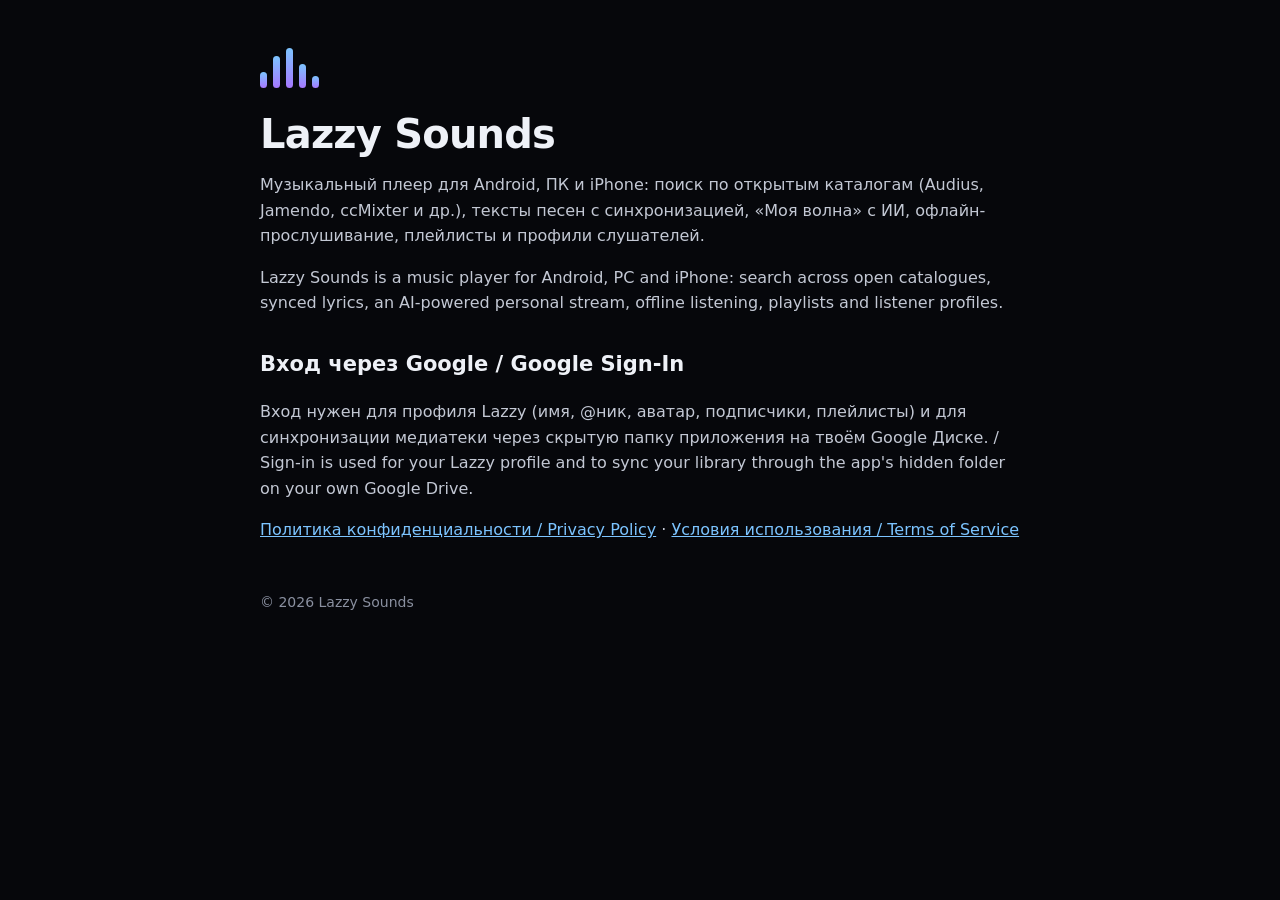
<file: index.html>
<!doctype html><html lang="ru"><head><meta charset="utf-8"><meta name="viewport" content="width=device-width,initial-scale=1"><title>Lazzy Sounds</title><meta name="description" content="Lazzy Sounds — music player for Android, PC and iPhone"><link rel="stylesheet" href="style.css"></head>
<body><main><div class="logo"><i style="height:40%"></i><i style="height:80%"></i><i style="height:100%"></i><i style="height:60%"></i><i style="height:30%"></i></div>
<h1>Lazzy Sounds</h1>
<p>Музыкальный плеер для Android, ПК и iPhone: поиск по открытым каталогам (Audius, Jamendo, ccMixter и др.), тексты песен с синхронизацией, «Моя волна» с ИИ, офлайн-прослушивание, плейлисты и профили слушателей.</p>
<p lang="en">Lazzy Sounds is a music player for Android, PC and iPhone: search across open catalogues, synced lyrics, an AI-powered personal stream, offline listening, playlists and listener profiles.</p>
<h2>Вход через Google / Google Sign-In</h2>
<p>Вход нужен для профиля Lazzy (имя, @ник, аватар, подписчики, плейлисты) и для синхронизации медиатеки через скрытую папку приложения на твоём Google Диске. / Sign-in is used for your Lazzy profile and to sync your library through the app's hidden folder on your own Google Drive.</p>
<p><a href="privacy.html">Политика конфиденциальности / Privacy Policy</a> · <a href="terms.html">Условия использования / Terms of Service</a></p>
<footer>© 2026 Lazzy Sounds</footer></main></body></html>
</file>
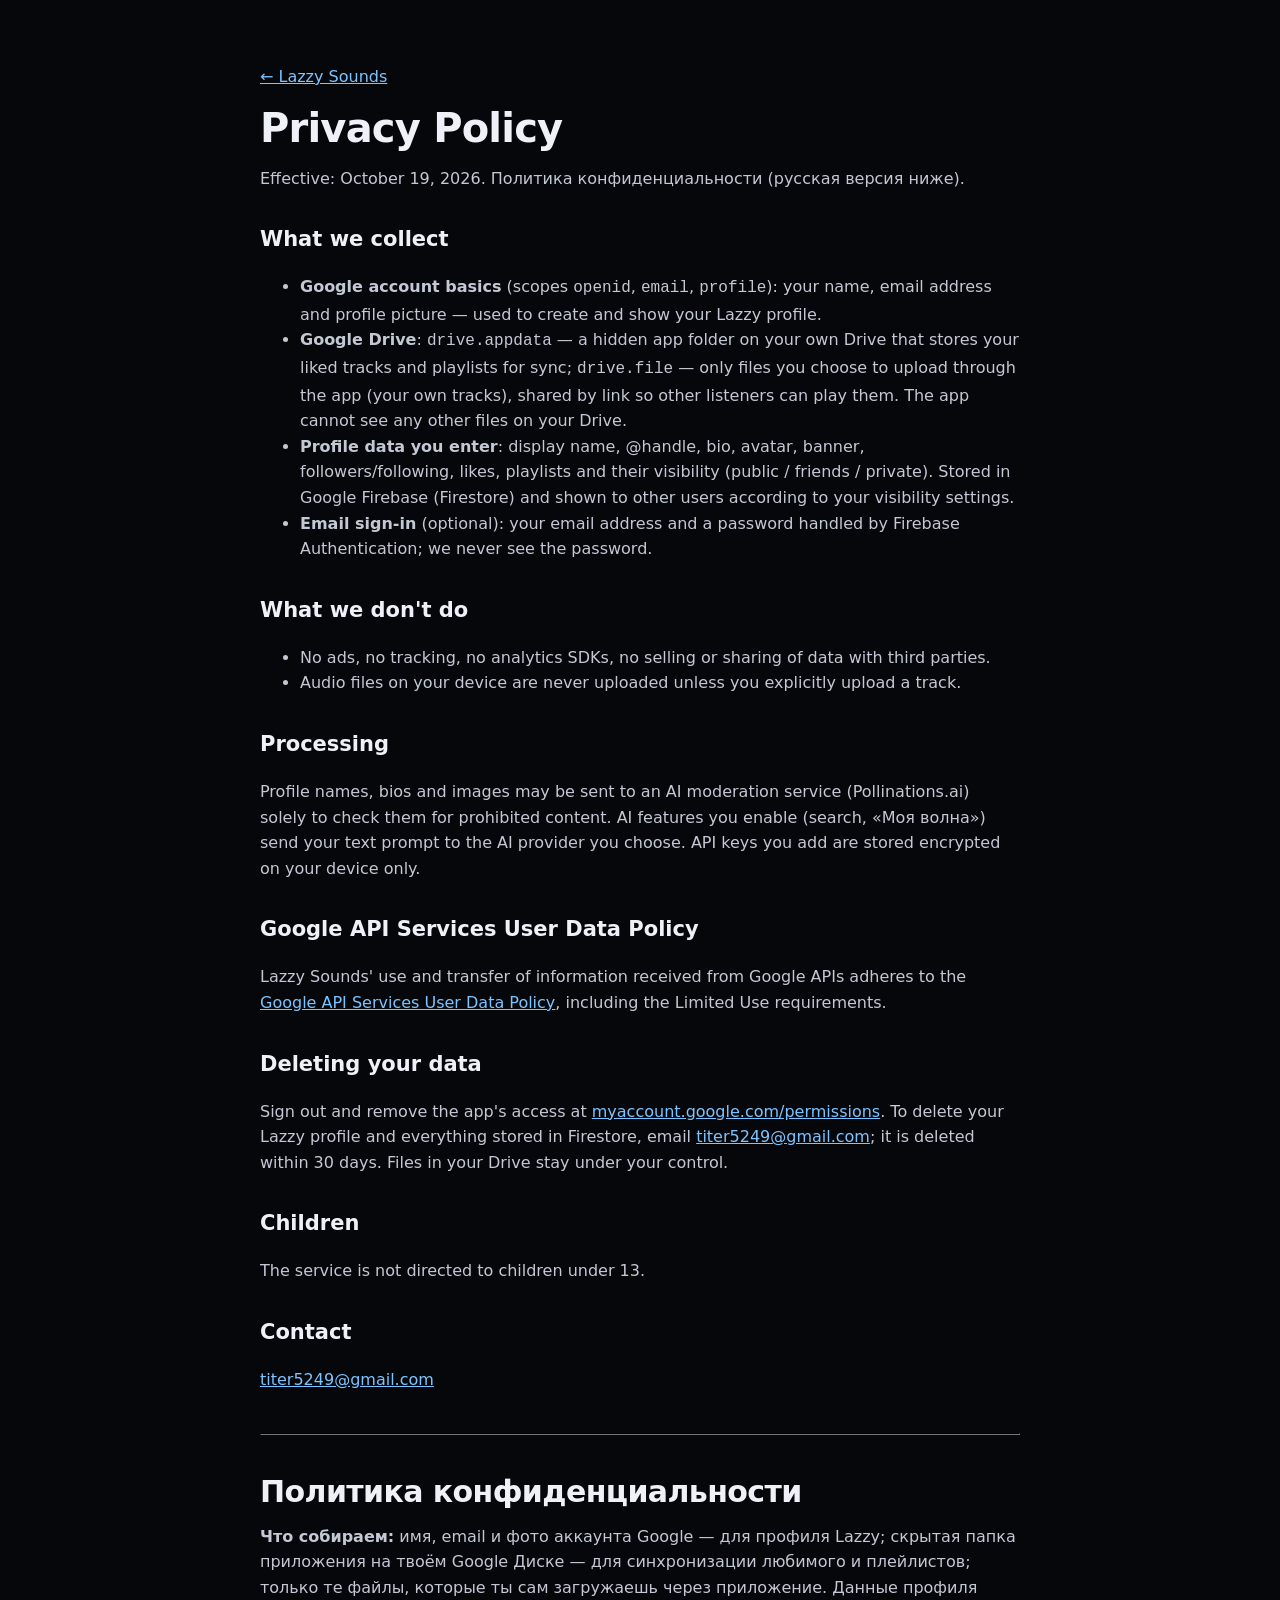
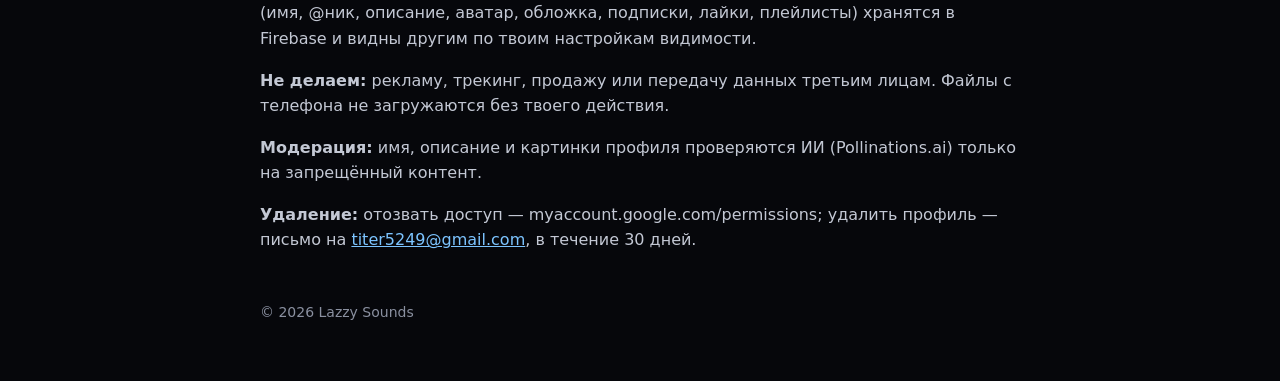
<file: privacy.html>
<!doctype html><html lang="ru"><head><meta charset="utf-8"><meta name="viewport" content="width=device-width,initial-scale=1"><title>Privacy Policy — Lazzy Sounds</title><link rel="stylesheet" href="style.css"></head>
<body><main><p><a href="./">← Lazzy Sounds</a></p>
<h1>Privacy Policy</h1><p>Effective: October 19, 2026. Политика конфиденциальности (русская версия ниже).</p>
<h2>What we collect</h2>
<ul><li><b>Google account basics</b> (scopes <code>openid</code>, <code>email</code>, <code>profile</code>): your name, email address and profile picture — used to create and show your Lazzy profile.</li>
<li><b>Google Drive</b>: <code>drive.appdata</code> — a hidden app folder on your own Drive that stores your liked tracks and playlists for sync; <code>drive.file</code> — only files you choose to upload through the app (your own tracks), shared by link so other listeners can play them. The app cannot see any other files on your Drive.</li>
<li><b>Profile data you enter</b>: display name, @handle, bio, avatar, banner, followers/following, likes, playlists and their visibility (public / friends / private). Stored in Google Firebase (Firestore) and shown to other users according to your visibility settings.</li>
<li><b>Email sign-in</b> (optional): your email address and a password handled by Firebase Authentication; we never see the password.</li></ul>
<h2>What we don't do</h2>
<ul><li>No ads, no tracking, no analytics SDKs, no selling or sharing of data with third parties.</li>
<li>Audio files on your device are never uploaded unless you explicitly upload a track.</li></ul>
<h2>Processing</h2>
<p>Profile names, bios and images may be sent to an AI moderation service (Pollinations.ai) solely to check them for prohibited content. AI features you enable (search, «Моя волна») send your text prompt to the AI provider you choose. API keys you add are stored encrypted on your device only.</p>
<h2>Google API Services User Data Policy</h2>
<p>Lazzy Sounds' use and transfer of information received from Google APIs adheres to the <a href="https://developers.google.com/terms/api-services-user-data-policy">Google API Services User Data Policy</a>, including the Limited Use requirements.</p>
<h2>Deleting your data</h2>
<p>Sign out and remove the app's access at <a href="https://myaccount.google.com/permissions">myaccount.google.com/permissions</a>. To delete your Lazzy profile and everything stored in Firestore, email <a href="mailto:titer5249@gmail.com">titer5249@gmail.com</a>; it is deleted within 30 days. Files in your Drive stay under your control.</p>
<h2>Children</h2><p>The service is not directed to children under 13.</p>
<h2>Contact</h2><p><a href="mailto:titer5249@gmail.com">titer5249@gmail.com</a></p>
<hr style="border-color:#222;margin:40px 0">
<h1 style="font-size:30px">Политика конфиденциальности</h1>
<p><b>Что собираем:</b> имя, email и фото аккаунта Google — для профиля Lazzy; скрытая папка приложения на твоём Google Диске — для синхронизации любимого и плейлистов; только те файлы, которые ты сам загружаешь через приложение. Данные профиля (имя, @ник, описание, аватар, обложка, подписки, лайки, плейлисты) хранятся в Firebase и видны другим по твоим настройкам видимости.</p>
<p><b>Не делаем:</b> рекламу, трекинг, продажу или передачу данных третьим лицам. Файлы с телефона не загружаются без твоего действия.</p>
<p><b>Модерация:</b> имя, описание и картинки профиля проверяются ИИ (Pollinations.ai) только на запрещённый контент.</p>
<p><b>Удаление:</b> отозвать доступ — myaccount.google.com/permissions; удалить профиль — письмо на <a href="mailto:titer5249@gmail.com">titer5249@gmail.com</a>, в течение 30 дней.</p>
<footer>© 2026 Lazzy Sounds</footer></main></body></html>
</file>
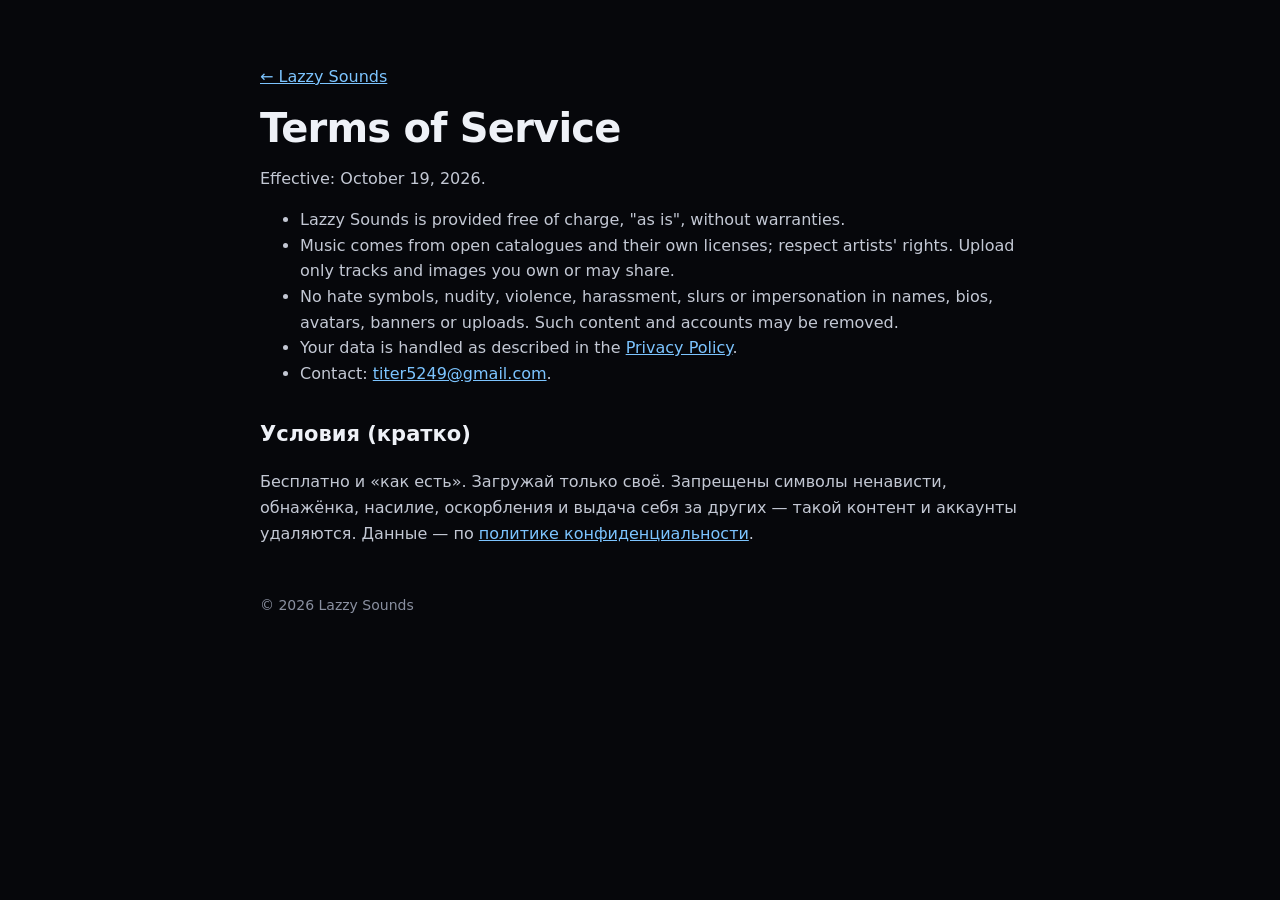
<file: terms.html>
<!doctype html><html lang="ru"><head><meta charset="utf-8"><meta name="viewport" content="width=device-width,initial-scale=1"><title>Terms of Service — Lazzy Sounds</title><link rel="stylesheet" href="style.css"></head>
<body><main><p><a href="./">← Lazzy Sounds</a></p><h1>Terms of Service</h1><p>Effective: October 19, 2026.</p>
<ul><li>Lazzy Sounds is provided free of charge, "as is", without warranties.</li>
<li>Music comes from open catalogues and their own licenses; respect artists' rights. Upload only tracks and images you own or may share.</li>
<li>No hate symbols, nudity, violence, harassment, slurs or impersonation in names, bios, avatars, banners or uploads. Such content and accounts may be removed.</li>
<li>Your data is handled as described in the <a href="privacy.html">Privacy Policy</a>.</li>
<li>Contact: <a href="mailto:titer5249@gmail.com">titer5249@gmail.com</a>.</li></ul>
<h2>Условия (кратко)</h2><p>Бесплатно и «как есть». Загружай только своё. Запрещены символы ненависти, обнажёнка, насилие, оскорбления и выдача себя за других — такой контент и аккаунты удаляются. Данные — по <a href="privacy.html">политике конфиденциальности</a>.</p>
<footer>© 2026 Lazzy Sounds</footer></main></body></html>
</file>
<file: style.css>
:root{color-scheme:dark}body{margin:0;background:#06070b;color:#eef1f7;font:16px/1.6 system-ui,-apple-system,Segoe UI,Roboto,sans-serif}
main{max-width:760px;margin:0 auto;padding:48px 20px 64px}h1{font-size:40px;line-height:1.1;margin:0 0 12px;letter-spacing:-.02em}h2{margin-top:32px;font-size:21px}
p,li{color:#c3c8d4}a{color:#7cc4ff}.logo{display:flex;gap:6px;align-items:flex-end;height:40px;margin-bottom:24px}.logo i{width:7px;border-radius:4px;background:linear-gradient(#7cc4ff,#a678ff)}
.btn{display:inline-block;margin-top:18px;padding:12px 22px;border-radius:999px;background:#fff;color:#000;text-decoration:none;font-weight:600}footer{margin-top:48px;font-size:14px;color:#8a90a0}
@media(max-width:420px){h1{font-size:32px}}
</file>
